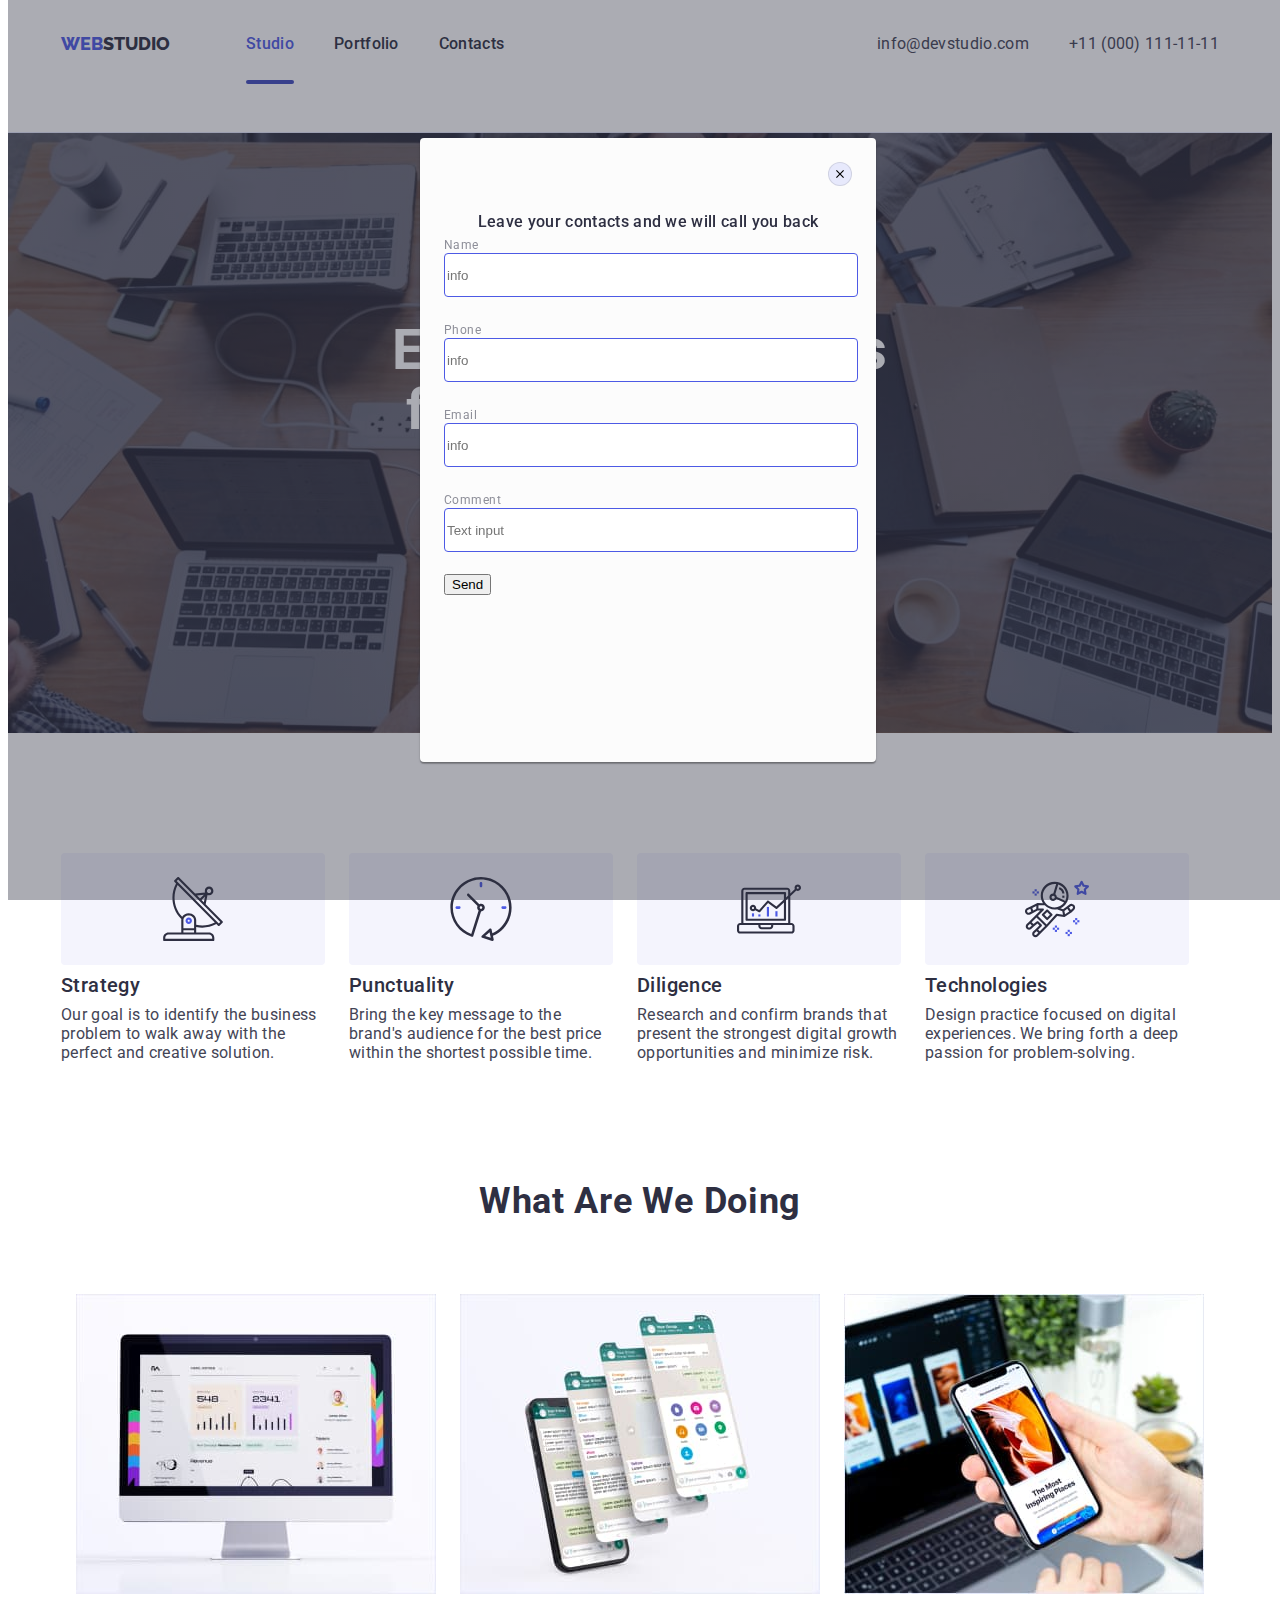
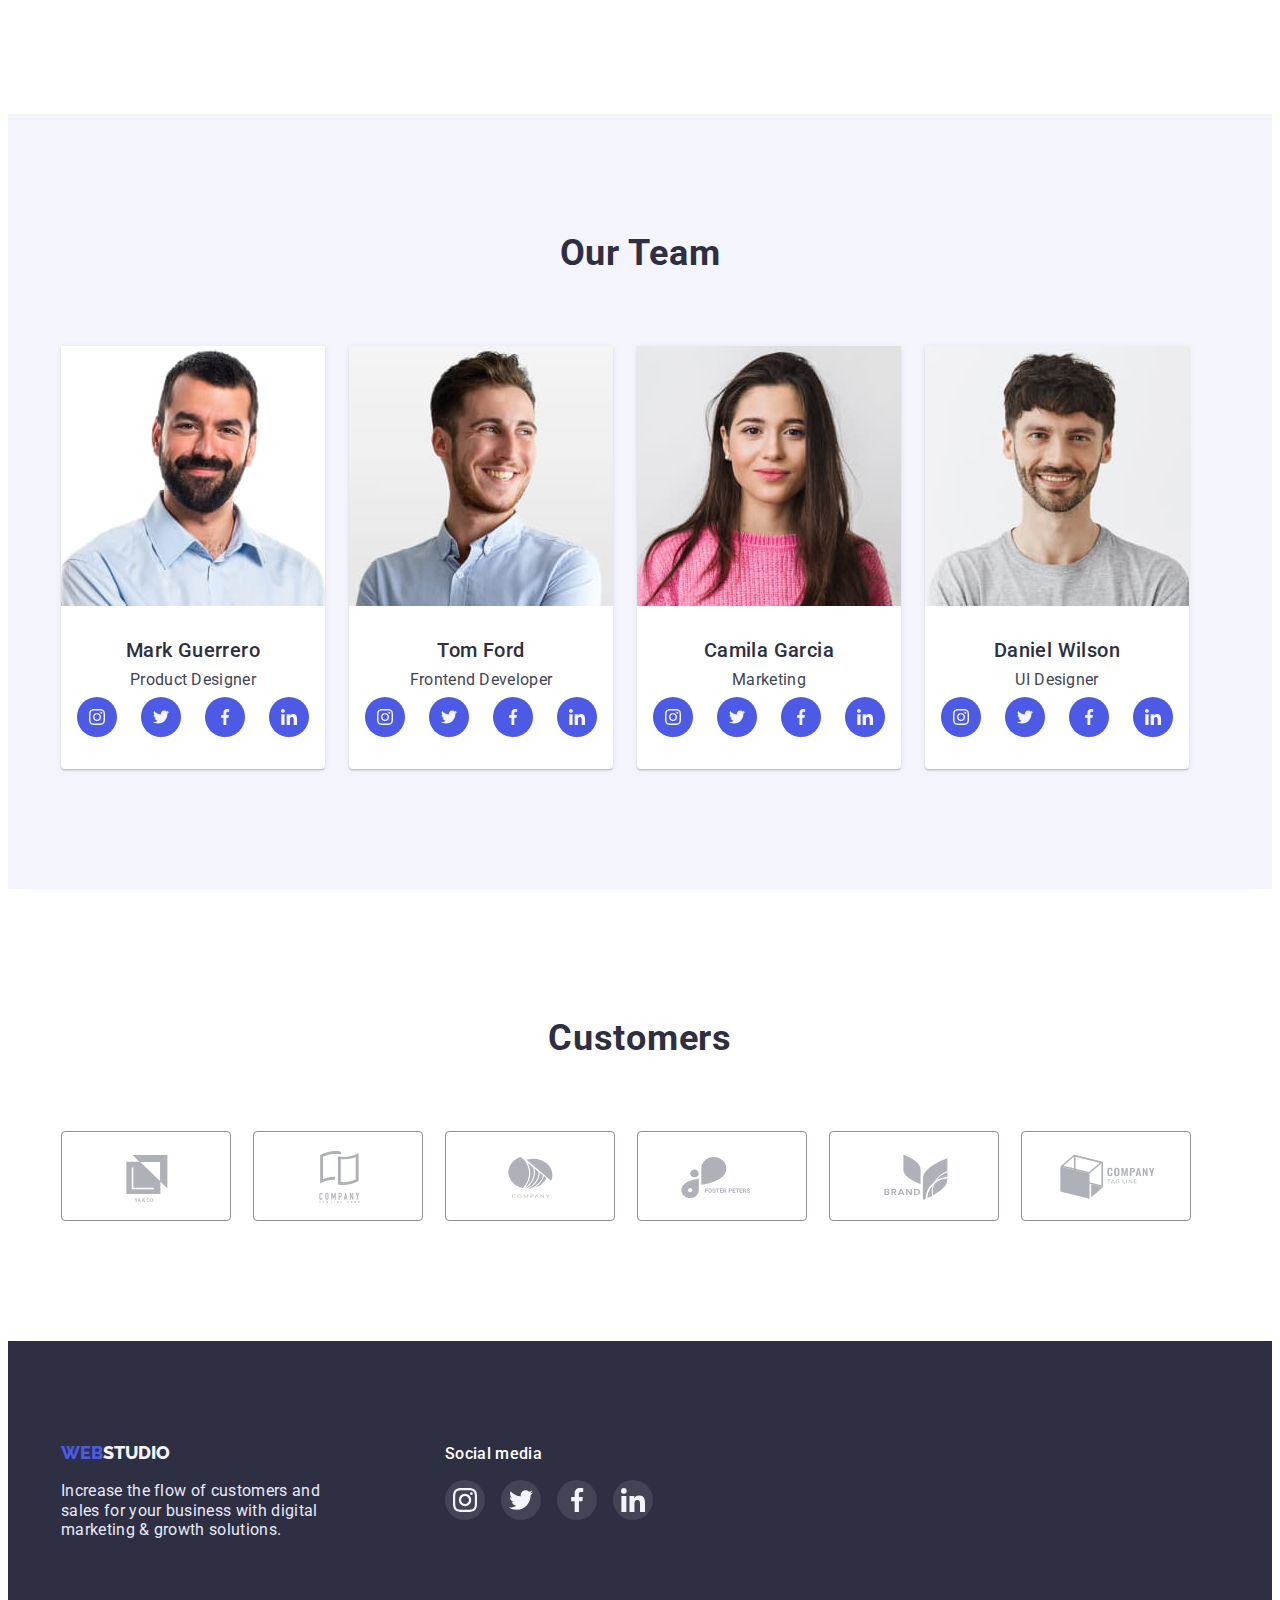
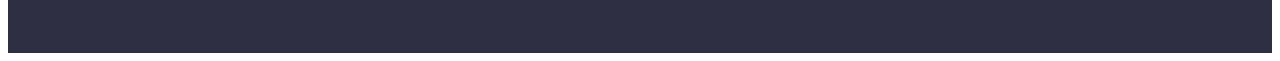
<file: index.html>
<!DOCTYPE html>
<html lang="en">
<head>
   <meta charset="UTF-8">
   <meta http-equiv="X-UA-Compatible" content="IE=edge">
   <meta name="viewport" content="width=device-width, initial-scale=1.0">
   <title>Webstudio</title>
   <link rel="preconnect" href="https://fonts.googleapis.com"><link rel="preconnect" href="https://fonts.gstatic.com" crossorigin><link href="https://fonts.googleapis.com/css2?family=Raleway:wght@800&family=Roboto:wght@400;500;700;900&display=swap" rel="stylesheet">
   <link rel="stylesheet" href="https://cdnjs.cloudflare.com/ajax/libs/modern-normalize/1.1.0/modern-normalize.min.css" integrity="sha512-wpPYUAdjBVSE4KJnH1VR1HeZfpl1ub8YT/NKx4PuQ5NmX2tKuGu6U/JRp5y+Y8XG2tV+wKQpNHVUX03MfMFn9Q==" crossorigin="anonymous" referrerpolicy="no-referrer" />
   <link rel="stylesheet" href="./css/styles.css">
</head>

<body>
   <header class="header section">
      <!-- Naviganion -->
      <div class="container header-container">
         <nav class="navigation">
            <a class="logo link" href="./index.html"><span>Web</span>Studio</a>
            <ul class="nav-list list">
               <li><a class="nav-link link curent" href="./index.html">Studio</a></li>
               <li><a class="nav-link link" href="./portfolio.html">Portfolio</a></li>
               <li><a class="nav-link link" href="#">Contacts</a></li>
            </ul>
         </nav>
   
         <!-- Address -->
         <address>
            <ul class="contact-list list">
               <li  class="contact-item"><a class="contact-link link" href="mailto:info@devstudio.com">info@devstudio.com</a></li>
               <li  class="contact-item"><a class="contact-link link" href="tel:+110001111111">+11 (000) 111-11-11</a></li>
            </ul>
         </address>
      </div>
   </header>


   <main>
      <!-- Hero -->
      <section class="hero section">
         <div class="container">
            <h1 class="hero-title">Effective Solutions for Your Business</h1>
            <button class="hero-btn" data-modal-open type="button">Order Service</button>
         </div>
      </section>

      <!-- Our features -->
      <section class="features section">
         <div class="container">
            <h2 class="section-title visually-hidden">Our features</h2>
            <ul class="about-list list">
               <li class="about-item">
                  <div class="features-icon-item">
                     <svg class="features-icon" height="64">
                        <use href="./images/icons.svg#icon-antenna"></use>
                     </svg>
                  </div>
                  <h3 class="section-subtitle">Strategy</h3>
                  <p class="section-text">Our goal is to identify the business
                  problem to walk away with the perfect and creative solution.</p>
               </li>
               <li class="about-item">
                  <div class="features-icon-item">
                     <svg class="features-icon" height="64">
                        <use href="./images/icons.svg#icon-clock"></use>
                     </svg>
                  </div>
                  <h3 class="section-subtitle">Punctuality</h3>
                  <p class="section-text">Bring the key message to the brand's audience for the best price within the shortest possible time.</p>
               </li>
               <li class="about-item">
                  <div class="features-icon-item">
                     <svg class="features-icon" height="64">
                        <use href="./images/icons.svg#icon-diagram"></use>
                     </svg>
                  </div>
                  <h3 class="section-subtitle">Diligence</h3>
                  <p class="section-text">Research and confirm brands that present the strongest digital growth opportunities and minimize risk.</p>
               </li>
               <li class="about-item">
                  <div class="features-icon-item">
                     <svg class="features-icon" height="64">
                        <use href="./images/icons.svg#icon-astronaut"></use>
                     </svg>
                  </div>
                  <h3 class="section-subtitle">Technologies</h3>
                  <p class="section-text">Design practice focused on digital experiences. We bring forth a deep passion for problem-solving.</p>
               </li>
            </ul>
         </div>
      </section>

      <!-- We do -->
      <section class="wedo section">
         <div class="container">
            <h2 class="section-title">What are we doing</h2>
            <ul class="wedo-list list">
               <li class="wedo-item"><img src="./images/img1.jpg" alt="Desktop" width="360"></li>
               <li class="wedo-item"><img src="./images/img2.jpg" alt="Screens" width="360"></li>
               <li class="wedo-item"><img src="./images/img3.jpg" alt="Phone&Macbook" width="360"></li>
            </ul>
         </div>
      </section>

      <!-- Team -->
      <section class="team-section section">
         <div class="container">
            <h2 class="section-title">Our Team</h2>
            <ul class="team-list list">
               <li class="team-item">
                  <img class="team-img" src="./images/Mark.jpg" alt="Mark's photo" width="264">
                  <div class="team-description">
                     <h3 class="section-subtitle">Mark Guerrero</h3>
                     <p class="section-text">Product Designer</p>
                     <ul class="team-soc-list list">
                        <li class="team-soc-item">
                           <a href="" class="team-soc-link link">
                              <svg class="team-soc-icon" width="16" height="16">
                                 <use href="./images/icons.svg#icon-instagram"></use>
                              </svg>
                           </a>
                        </li>
                        <li class="team-soc-item">
                           <a href="" class="team-soc-link link">
                              <svg class="team-soc-icon" width="16" height="16">
                                 <use href="./images/icons.svg#icon-twitter"></use>
                              </svg>
                           </a>
                        </li>
                        <li class="team-soc-item">
                           <a href="" class="team-soc-link link">
                              <svg class="team-soc-icon" width="16" height="16">
                                 <use href="./images/icons.svg#icon-facebook"></use>
                              </svg>
                           </a>
                        </li>
                        <li class="team-soc-item">
                           <a href="" class="team-soc-link link">
                              <svg class="team-soc-icon" width="16" height="16">
                                 <use href="./images/icons.svg#icon-linkedin"></use>
                              </svg>
                           </a>
                        </li>
                     </ul>
                  </div>
               </li>
               <li class="team-item">
                  <img class="team-img" src="./images/Tom.jpg" alt="Tom's photo" width="264">
                  <div class="team-description">
                     <h3 class="section-subtitle">Tom Ford</h3>
                     <p class="section-text">Frontend Developer</p>
                     <ul class="team-soc-list list">
                        <li class="team-soc-item">
                           <a href="" class="team-soc-link link">
                              <svg class="team-soc-icon" width="16" height="16">
                                 <use href="./images/icons.svg#icon-instagram"></use>
                              </svg>
                           </a>
                        </li>
                        <li class="team-soc-item">
                           <a href="" class="team-soc-link link">
                              <svg class="team-soc-icon" width="16" height="16">
                                 <use href="./images/icons.svg#icon-twitter"></use>
                              </svg>
                           </a>
                        </li>
                        <li class="team-soc-item">
                           <a href="" class="team-soc-link link">
                              <svg class="team-soc-icon" width="16" height="16">
                                 <use href="./images/icons.svg#icon-facebook"></use>
                              </svg>
                           </a>
                        </li>
                        <li class="team-soc-item">
                           <a href="" class="team-soc-link link">
                              <svg class="team-soc-icon" width="16" height="16">
                                 <use href="./images/icons.svg#icon-linkedin"></use>
                              </svg>
                           </a>
                        </li>
                     </ul>
                  </div>
               </li>
               <li class="team-item">
                  <img class="team-img" src="./images/Camila.jpg" alt="Camila's photo" width="264">
                  <div class="team-description">
                     <h3 class="section-subtitle">Camila Garcia</h3>
                     <p class="section-text">Marketing</p>
                     <ul class="team-soc-list list">
                        <li class="team-soc-item">
                           <a href="" class="team-soc-link link">
                              <svg class="team-soc-icon" width="16" height="16">
                                 <use href="./images/icons.svg#icon-instagram"></use>
                              </svg>
                           </a>
                        </li>
                        <li class="team-soc-item">
                           <a href="" class="team-soc-link link">
                              <svg class="team-soc-icon" width="16" height="16">
                                 <use href="./images/icons.svg#icon-twitter"></use>
                              </svg>
                           </a>
                        </li>
                        <li class="team-soc-item">
                           <a href="" class="team-soc-link link">
                              <svg class="team-soc-icon" width="16" height="16">
                                 <use href="./images/icons.svg#icon-facebook"></use>
                              </svg>
                           </a>
                        </li>
                        <li class="team-soc-item">
                           <a href="" class="team-soc-link link">
                              <svg class="team-soc-icon" width="16" height="16">
                                 <use href="./images/icons.svg#icon-linkedin"></use>
                              </svg>
                           </a>
                        </li>
                     </ul>
                  </div>
               </li>
               <li class="team-item">
                  <img class="team-img" src="./images/Daniel.jpg" alt="Daniel's photo" width="264">
                  <div class="team-description">
                     <h3 class="section-subtitle">Daniel Wilson</h3>
                     <p class="section-text">UI Designer</p>
                     <ul class="team-soc-list list">
                        <li class="team-soc-item">
                           <a href="" class="team-soc-link link">
                              <svg class="team-soc-icon" width="16" height="16">
                                 <use href="./images/icons.svg#icon-instagram"></use>
                              </svg>
                           </a>
                        </li>
                        <li class="team-soc-item">
                           <a href="" class="team-soc-link link">
                              <svg class="team-soc-icon" width="16" height="16">
                                 <use href="./images/icons.svg#icon-twitter"></use>
                              </svg>
                           </a>
                        </li>
                        <li class="team-soc-item">
                           <a href="" class="team-soc-link link">
                              <svg class="team-soc-icon" width="16" height="16">
                                 <use href="./images/icons.svg#icon-facebook"></use>
                              </svg>
                           </a>
                        </li>
                        <li class="team-soc-item">
                           <a href="" class="team-soc-link link">
                              <svg class="team-soc-icon" width="16" height="16">
                                 <use href="./images/icons.svg#icon-linkedin"></use>
                              </svg>
                           </a>
                        </li>
                     </ul>
                  </div>
               </li>
            </ul>
         </div>
      </section>

      <!-- Customers -->
      <section  class="customers-section section">
         <div class="container">
            <h2 class="section-title">Customers</h2>
            <ul class="customers-list list">
               <li class="customers-item">
                  <a href="" class="customers-link link">
                     <svg class="customers-icon" width="104" height="56">
                        <use href="./images/icons.svg#icon-customer-1"></use>
                     </svg>
                  </a>
               </li>
               <li class="customers-item">
                  <a href="" class="customers-link link">
                     <svg class="customers-icon" width="104" height="56">
                        <use href="./images/icons.svg#icon-customer-2"></use>
                     </svg>
                  </a>
               </li>
               <li class="customers-item">
                  <a href="" class="customers-link link">
                     <svg class="customers-icon" width="104" height="56">
                        <use href="./images/icons.svg#icon-customer-3"></use>
                     </svg>
                  </a>
               </li>
               <li class="customers-item">
                  <a href="" class="customers-link link">
                     <svg class="customers-icon" width="104" height="56">
                        <use href="./images/icons.svg#icon-customer-4"></use>
                     </svg>
                  </a>
               </li>
               <li class="customers-item">
                  <a href="" class="customers-link link">
                     <svg class="customers-icon" width="104" height="56">
                        <use href="./images/icons.svg#icon-customer-5"></use>
                     </svg>
                  </a>
               </li>
               <li class="customers-item">
                  <a href="" class="customers-link link">
                     <svg class="customers-icon" width="104" height="56">
                        <use href="./images/icons.svg#icon-customer-6"></use>
                     </svg>
                  </a>
               </li>
            </ul>
         </div>
      </section>
   </main>

   <!-- Footer -->
   <footer class="footer">
      <div class="container footer-content">
         <div class="footer-logo-content">
            <a class="footer-logo link" href="./index.html"><span>Web</span>Studio</a>
            <p class="footer-text">Increase the flow of customers and sales for your business with digital marketing & growth solutions.</p>
         </div>
         <div class="footer-soc-content">
            <p class="footer-soc-title">Social media</p>
            <ul class="footer-soc-list list">
               <li class="footer-soc-item">
                  <a href="" class="footer-soc-link link">
                     <svg class="footer-soc-icon" width="24" height="24">
                        <use href="./images/icons.svg#icon-instagram"></use>
                     </svg>
                  </a>
               </li>
               <li class="footer-soc-item">
                  <a href="" class="footer-soc-link link">
                     <svg class="footer-soc-icon" width="24" height="24">
                        <use href="./images/icons.svg#icon-twitter"></use>
                     </svg>
                  </a>
               </li>
               <li class="footer-soc-item">
                  <a href="" class="footer-soc-link link">
                     <svg class="footer-soc-icon" width="24" height="24">
                        <use href="./images/icons.svg#icon-facebook"></use>
                     </svg>
                  </a>
               </li>
               <li class="footer-soc-item">
                  <a href="" class="footer-soc-link link">
                     <svg class="footer-soc-icon" width="24" height="24">
                        <use href="./images/icons.svg#icon-linkedin"></use>
                     </svg>
                  </a>
               </li>
            </ul>
         </div>
      </div>
   </footer>
   <div class="backdrop" data-modal>
      <div class="modal">
         <button type="button" data-modal-close class="modal-close">
            <svg class="modal-icon" width="8" height="8">
               <use href="./images/icons.svg#icon-cross"></use>
            </svg>
         </button>
         <p class="modal-title">Leave your contacts and we will call you back</p>
         <form class="modal-form">
            <label class="modal-input-text">
               <span>Name</span>
               <input type="text" class="modal-input" name="Name" placeholder="info">
            </label>
            <label class="modal-input-text">
               <span>Phone</span>
               <input type="tel" class="modal-input" name="Phone" placeholder="info"></label>
            <label class="modal-input-text">
               <span>Email</span>
               <input type="email" class="modal-input" name="Email" placeholder="info"></label>
            <label class="modal-input-text">
               <span>Comment</span>
               <input type="text" class="modal-input" name="Comment" placeholder="Text input"></label>
            <button type="submit">Send</button>
         </form>
      </div>
   </div>
   <script src="./js/modal.js"></script>
</body>
</html>
</file>
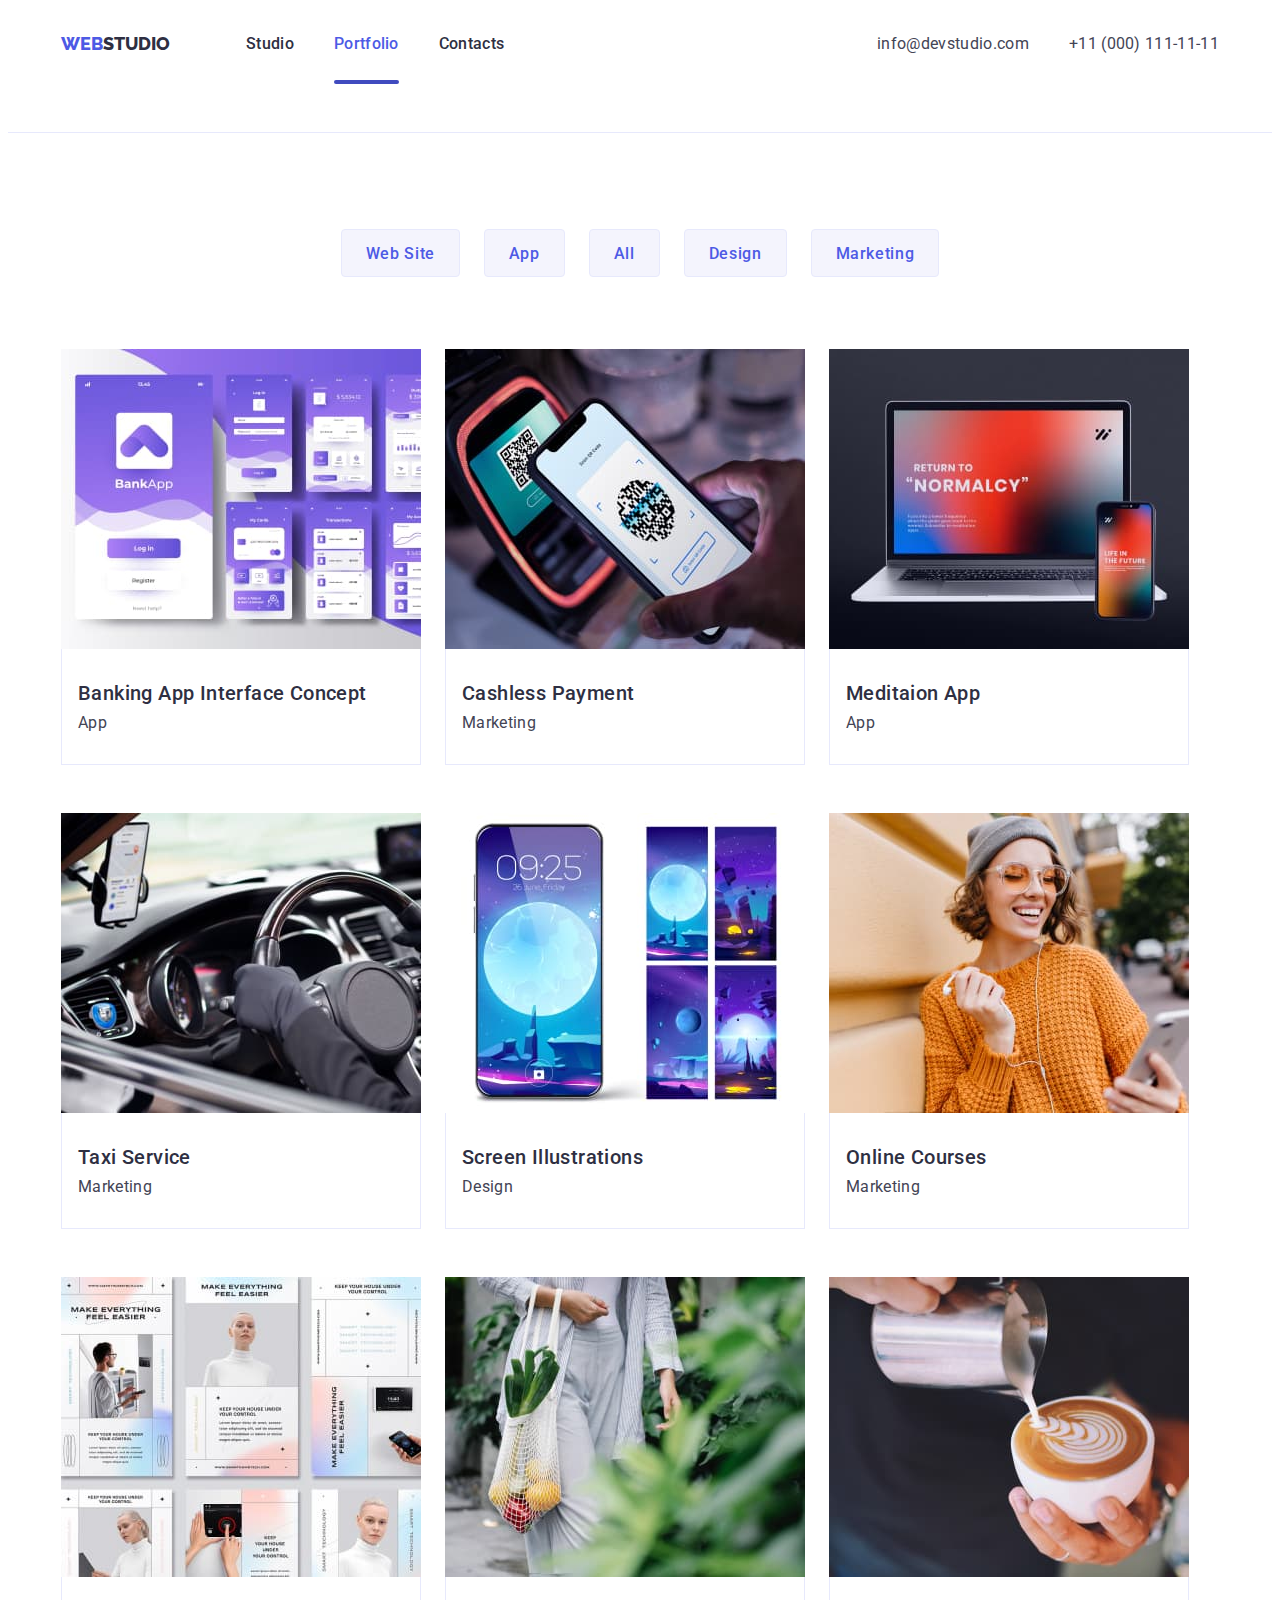
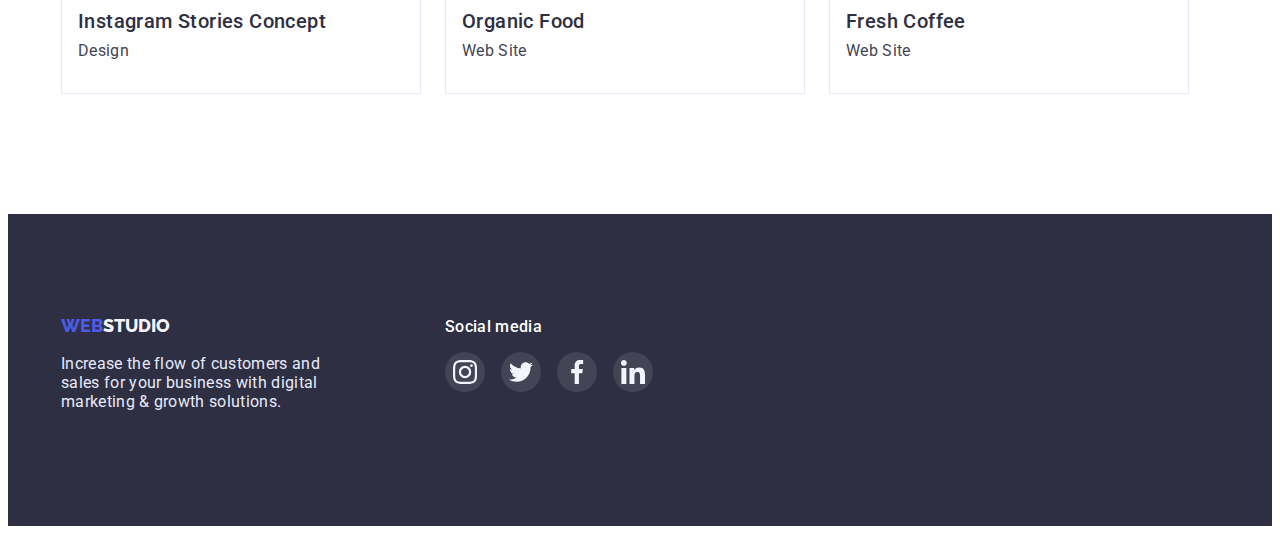
<file: portfolio.html>
<!DOCTYPE html>
<html lang="en">
<head>
   <meta charset="UTF-8">
   <meta http-equiv="X-UA-Compatible" content="IE=edge">
   <meta name="viewport" content="width=device-width, initial-scale=1.0">
   <title>Webstudio</title>
   <link rel="preconnect" href="https://fonts.googleapis.com"><link rel="preconnect" href="https://fonts.gstatic.com" crossorigin><link href="https://fonts.googleapis.com/css2?family=Raleway:wght@800&family=Roboto:wght@400;500;700;900&display=swap" rel="stylesheet">
   <link rel="stylesheet" href="https://cdnjs.cloudflare.com/ajax/libs/modern-normalize/1.1.0/modern-normalize.min.css" integrity="sha512-wpPYUAdjBVSE4KJnH1VR1HeZfpl1ub8YT/NKx4PuQ5NmX2tKuGu6U/JRp5y+Y8XG2tV+wKQpNHVUX03MfMFn9Q==" crossorigin="anonymous" referrerpolicy="no-referrer" />
   <link rel="stylesheet" href="./css/styles.css">
</head>

<body>
   <header class="header section">
      <!-- Naviganion -->
      <div class="container header-container">
         <nav class="navigation">
            <a class="logo link" href="./index.html"><span>Web</span>Studio</a>
            <ul class="nav-list list">
               <li><a class="nav-link link" href="./index.html">Studio</a></li>
               <li><a class="nav-link link curent" href="./portfolio.html">Portfolio</a></li>
               <li><a class="nav-link link" href="#">Contacts</a></li>
            </ul>
         </nav>
   
         <!-- Address -->
         <address>
            <ul class="contact-list list">
               <li  class="contact-item"><a class="contact-link link" href="mailto:info@devstudio.com">info@devstudio.com</a></li>
               <li  class="contact-item"><a class="contact-link link" href="tel:+110001111111">+11 (000) 111-11-11</a></li>
            </ul>
         </address>
      </div>
   </header>

   <main>
      <section class="portfolio section">
         <div class="container">
            <h1 class="section-title visually-hidden">Portfolio</h1>
            <ul class="filters list">
               <li><button class="filters-btn" type="button">Web Site</button></li>
               <li><button class="filters-btn" type="button">App</button></li>
               <li><button class="filters-btn" type="button">All</button></li>
               <li><button class="filters-btn" type="button">Design</button></li>
               <li><button class="filters-btn" type="button">Marketing</button></li>
            </ul>
            <ul class="project-cards list">
               <li class="project-card">
                  <a href="" class="project-card-link link">
                     <div class="card-top-wrap">
                        <img src="./images/banking.jpg" alt="Banking App Interface Concept" width="360">
                        <p class="card-top-text">14 Stylish and User-Friendly App Design Concepts · Task Manager App · Calorie Tracker App · Exotic Fruit Ecommerce App · Cloud Storage App</p>
                     </div>
                     <div class="card-description">
                        <h3 class="section-subtitle">Banking App Interface Concept</h3>
                        <p class="section-text">App</p>
                     </div>
                  </a>
               </li>
               <li class="project-card">
                  <a href="" class="project-card-link link">
                     <div class="card-top-wrap">
                        <img src="./images/payment.jpg" alt="Cashless Payment" width="360">
                        <p class="card-top-text">14 Stylish and User-Friendly App Design Concepts · Task Manager App · Calorie Tracker App · Exotic Fruit Ecommerce App · Cloud Storage App</p>
                     </div>
                     <div class="card-description">
                        <h3 class="section-subtitle">Cashless Payment</h3>
                        <p class="section-text">Marketing</p>
                     </div>
                  </a>
               </li>
               <li class="project-card">
                  <a href="" class="project-card-link link">
                     <div class="card-top-wrap">
                        <img src="./images/meditaionapp.jpg" alt="Meditaion App" width="360">
                        <p class="card-top-text">14 Stylish and User-Friendly App Design Concepts · Task Manager App · Calorie Tracker App · Exotic Fruit Ecommerce App · Cloud Storage App</p>
                     </div>
                     <div class="card-description">
                        <h3 class="section-subtitle">Meditaion App</h3>
                        <p class="section-text">App</p>
                     </div>
                  </a>
               </li>
               <li class="project-card">
                  <a href="" class="project-card-link link">
                     <div class="card-top-wrap">
                        <img src="./images/taxiservice.jpg" alt="Taxi Service" width="360">
                        <p class="card-top-text">14 Stylish and User-Friendly App Design Concepts · Task Manager App · Calorie Tracker App · Exotic Fruit Ecommerce App · Cloud Storage App</p>
                     </div>
                     <div class="card-description">
                        <h3 class="section-subtitle">Taxi Service</h3>
                        <p class="section-text">Marketing</p>
                     </div>
                  </a>
               </li>
               <li class="project-card">
                  <a href="" class="project-card-link link">
                     <div class="card-top-wrap">
                        <img src="./images/screenillustrations.jpg" alt="Screen Illustrations" width="360">
                        <p class="card-top-text">14 Stylish and User-Friendly App Design Concepts · Task Manager App · Calorie Tracker App · Exotic Fruit Ecommerce App · Cloud Storage App</p>
                     </div>
                     <div class="card-description">
                        <h3 class="section-subtitle">Screen Illustrations</h3>
                        <p class="section-text">Design</p>
                     </div>
                  </a>
               </li>
               <li class="project-card">
                  <a href="" class="project-card-link link">
                     <div class="card-top-wrap">
                        <img src="./images/onlinecourses.jpg" alt="Online Courses" width="360">
                        <p class="card-top-text">14 Stylish and User-Friendly App Design Concepts · Task Manager App · Calorie Tracker App · Exotic Fruit Ecommerce App · Cloud Storage App</p>
                     </div>
                     <div class="card-description">
                        <h3 class="section-subtitle">Online Courses</h3>
                        <p class="section-text">Marketing</p>
                     </div>
                  </a>
               </li>
               <li class="project-card">
                  <a href="" class="project-card-link link">
                     <div class="card-top-wrap">
                        <img src="./images/instagramstories.jpg" alt="Instagram Stories Concept" width="360">
                        <p class="card-top-text">14 Stylish and User-Friendly App Design Concepts · Task Manager App · Calorie Tracker App · Exotic Fruit Ecommerce App · Cloud Storage App</p>
                     </div>
                     <div class="card-description">
                        <h3 class="section-subtitle">Instagram Stories Concept</h3>
                        <p class="section-text">Design</p>
                     </div>
                  </a>
               </li>
               <li class="project-card">
                  <a href="" class="project-card-link link">
                     <div class="card-top-wrap">
                        <img src="./images/organicfood.jpg" alt="Organic Food" width="360">
                        <p class="card-top-text">14 Stylish and User-Friendly App Design Concepts · Task Manager App · Calorie Tracker App · Exotic Fruit Ecommerce App · Cloud Storage App</p>
                     </div>
                     <div class="card-description">
                        <h3 class="section-subtitle">Organic Food</h3>
                        <p class="section-text">Web Site</p>
                     </div>
                  </a>
               </li>
               <li class="project-card">
                  <a href="" class="project-card-link link">
                     <div class="card-top-wrap">
                        <img src="./images/freshcofee.jpg" alt="Fresh Coffee" width="360">
                        <p class="card-top-text">14 Stylish and User-Friendly App Design Concepts · Task Manager App · Calorie Tracker App · Exotic Fruit Ecommerce App · Cloud Storage App</p>
                     </div>
                     <div class="card-description">
                        <h3 class="section-subtitle">Fresh Coffee</h3>
                        <p class="section-text">Web Site</p>
                     </div>
                  </a>
               </li>
            </ul>
         </div>
      </section>
   </main>
   
   <!-- Footer -->
   <footer class="footer">
      <div class="container footer-content">
         <div class="footer-logo-content">
            <a class="footer-logo link" href="./index.html"><span>Web</span>Studio</a>
            <p class="footer-text">Increase the flow of customers and sales for your business with digital marketing & growth solutions.</p>
         </div>
         <div class="footer-soc-content">
            <p class="footer-soc-title">Social media</p>
            <ul class="footer-soc-list list">
               <li class="footer-soc-item">
                  <a href="" class="footer-soc-link link">
                     <svg class="footer-soc-icon" width="24" height="24">
                        <use href="./images/icons.svg#icon-instagram"></use>
                     </svg>
                  </a>
               </li>
               <li class="footer-soc-item">
                  <a href="" class="footer-soc-link link">
                     <svg class="footer-soc-icon" width="24" height="24">
                        <use href="./images/icons.svg#icon-twitter"></use>
                     </svg>
                  </a>
               </li>
               <li class="footer-soc-item">
                  <a href="" class="footer-soc-link link">
                     <svg class="footer-soc-icon" width="24" height="24">
                        <use href="./images/icons.svg#icon-facebook"></use>
                     </svg>
                  </a>
               </li>
               <li class="footer-soc-item">
                  <a href="" class="footer-soc-link link">
                     <svg class="footer-soc-icon" width="24" height="24">
                        <use href="./images/icons.svg#icon-linkedin"></use>
                     </svg>
                  </a>
               </li>
            </ul>
         </div>
      </div>
   </footer>
</body>
</html>
</file>
<file: css/styles.css>
body {
   font-family: 'Roboto', sans-serif;
   font-size: 16px;
   color: var(--main-color);
   background-color: var(--lite-color);
}

.section {
   padding-top: 120px;
   padding-bottom: 120px;
}

h1, h2, h3, h4, h5, h6, ul, p {
   margin: 0;
   padding: 0;
}

img {
   display: block;
}

.list {
   list-style: none;
}

.link {
   text-decoration: none;
}

.btn {
   transition: color 250ms cubic-bezier(0.4, 0, 0.2, 1), border 250ms cubic-bezier(0.4, 0, 0.2, 1), background-color 250ms cubic-bezier(0.4, 0, 0.2, 1), box-shadow 250ms cubic-bezier(0.4, 0, 0.2, 1);
}

.container {
   max-width: 1158px;
   padding: 0 15px;
   margin: 0 auto;
}

:root {
   --accent-color: #4D5AE5;
   --main-color: #2E2F42;
   --minor-color: #434455;
   --lite-color: #FFFFFF;
   --gra: linear-gradient(rgba(46, 47, 66, 0.7), rgba(46, 47, 66, 0.7));
   --text-lh: 1.2;
   --link-btn-lh: 1.5;
}


/* Header */
.header {
   padding-top: 24px;
   padding-bottom: 24px;
   height: 76px;
   border-bottom: 1px solid #E7E9FC;
}

.header-container {
   display: flex;
   align-items: center;
}

.navigation {
   display: flex;
   margin-right: auto;
}

.logo {
   font-family: 'Raleway', sans-serif;
   font-weight: 800;
   font-size: 18px;
   line-height: 1.33;
   text-transform: uppercase;
   margin-right: 76px;
   color: var(--main-color);
}

.logo span {
   font-family: 'Raleway', sans-serif;
   font-weight: 800;
   font-size: 18px;
   line-height: 1.33;
   text-transform: uppercase;
   color: var(--accent-color);
}

.nav-list {
   display: flex;
   gap: 40px;
}

.nav-link {
   font-weight: 500;
   line-height: var(--link-btn-lh);
   letter-spacing: 0.02em;
   color: var(--main-color);
   transition: color 250ms cubic-bezier(0.4, 0, 0.2, 1);
}

.curent {
   color: var(--accent-color);
   position: relative;
}

.curent::after {
   content: "";
   position: absolute;
   width: 100%;
   height: 4px;
   left: 0px;
   top: 46px;
   background-color: #404BBF;
   border-radius: 2px;
}

.contact-list {
   display: flex;
   gap: 40px;
}

.contact-link {
   font-style: normal;
   line-height: var(--link-btn-lh);
   letter-spacing: 0.02em;
   color: var(--minor-color);
   transition: color 250ms cubic-bezier(0.4, 0, 0.2, 1);
}

.nav-link:hover, .contact-link:hover, .nav-link:focus, .contact-link:focus {
   color: #404BBF;
}


/* Hero */
.hero {
   padding-top: 188px;
   padding-bottom: 188px;
   background-image: var(--gra), url(../images/hero-bg.jpg);
   margin: auto;
   max-width: 1440px;
   background-position: center;
   background-repeat: no-repeat;
   background-size: cover;
   text-align: center; 
}

.hero-title {
   font-size: 56px;
   line-height: 1.07;
   letter-spacing: 0.02em;
   text-align: center;
   color: var(--lite-color);
   max-width: 500px;
   margin: 0 auto;
}

.hero-btn {
   font-family: inherit;
   font-weight: 500;
   font-size: 16px;
   line-height: var(--link-btn-lh);
   color: var(--lite-color);
   cursor: pointer;
   width: 169px;
   height: 56px;
   background: var(--accent-color);
   box-shadow: 0px 4px 4px rgba(0, 0, 0, 0.15);
   border-color: transparent;
   border-radius: 4px;
   margin-top: 48px;
   transition: background-color 250ms cubic-bezier(0.4, 0, 0.2, 1);
}

.hero-btn:is(:hover, :focus) {
   background-color: #404BBF;
}

.section-title {
   font-size: 36px;
   line-height: 1.11;
   letter-spacing: 0.02em;
   text-transform: capitalize;
   text-align: center;
   margin-bottom: 72px;
   color: var(--main-color);
}

.section-subtitle {
   font-weight: 500;
   font-size: 20px;
   line-height: 1.2;
   letter-spacing: 0.02em;
   margin-bottom: 8px;
   color: var(--main-color);
}

.section-text {
   line-height: var(--text-lh);
   letter-spacing: 0.02em;
   color: var(--minor-color);
}


/* Features */
.features {
   padding-bottom: 0;
}
.visually-hidden {
   position: absolute;
   white-space: nowrap;
   width: 1px;
   height: 1px;
   overflow: hidden;
   border: 0;
   padding: 0;
   clip: rect(0 0 0 0);
   clip-path: inset(50%);
   margin: -1px;
}

.features-icon-item {
   width: 264px;
   height: 112px;
   display: flex;
   align-items: center;
   justify-content: center;
   background: #F4F4FD;
   border-radius: 4px;
   margin-bottom: 8px;
}

.features-icon {
   display: flex;
   align-items: center;
   justify-content: center;
}


.about-list {
   display: flex;
   gap: 24px;
}

.about-item {
   width: 264px;
}


/* We do */
.wedo-list {
   display: flex;
   gap: 24px;
   justify-content: center;
}


/* Team */
.team-section {
   background: #F4F4FD;
}

.team-list {
   display: flex;
   gap: 24px;
}

.team-item {
   background: var(--lite-color);
   box-shadow: 0px 1px 6px rgba(46, 47, 66, 0.08), 0px 1px 1px rgba(46, 47, 66, 0.16), 0px 2px 1px rgba(46, 47, 66, 0.08);
   border-radius: 0px 0px 4px 4px;
}

.team-description {
   text-align: center;
   padding-top: 32px;
   padding-bottom: 32px;
}

.team-soc-list {
   display: flex;
   justify-content: center;
   gap: 24px;
   margin-top: 8px;
}

.team-soc-item {
   width: 40px;
   height: 40px;
}

.team-soc-link {
   width: 100%;
   height: 100%;
   display: flex;
   align-items: center;
   justify-content: center;
   background-color: var(--accent-color);
   border-radius: 50%;
   transition: background-color 250ms cubic-bezier(0.4, 0, 0.2, 1); 
}

.team-soc-link:is(:hover, :focus) {
   background-color: #404BBF;
}

/* Customers */
.customers-section {
   padding-top: 130px;
   padding-bottom: 120px;
}

.customers-list {
   display: flex;
   gap: 24px;
}
.customers-item {
   width: 168px;
}
.customers-link {
   width: 100%;
   height: 88px;
   display: flex;
   align-items: center;
   justify-content: center;
   border: 1px solid #8E8F99;
   border-radius: 4px;
   transition: border-color 250ms cubic-bezier(0.4, 0, 0.2, 1);
}
.customers-link:is(:hover, :focus) {
   border-color: var(--accent-color);
}

.customers-icon {
   fill: #AFB1B8;
   transition: fill 250ms cubic-bezier(0.4, 0, 0.2, 1);
}
.customers-link:is(:hover, :focus) .customers-icon{
   fill: #404BBF;
}


/* Portfolio */
.portfolio {
   padding-top: 96px;
}

.filters {
   display: flex;
   align-items: center;
   justify-content: center;
   gap: 24px;
}

.filters-btn {
   font-family: inherit;
   font-weight: 500;
   font-size: 16px;
   line-height: var(--link-btn-lh);
   letter-spacing: 0.04em;
   color: var(--accent-color);
   background: #F4F4FD;
   padding: 12px 24px;
   max-height: 48px;
   border: 1px solid #E7E9FC;
   border-radius: 4px;
   cursor: pointer;
   transition: color 250ms cubic-bezier(0.4, 0, 0.2, 1), background-color 250ms cubic-bezier(0.4, 0, 0.2, 1), box-shadow 250ms cubic-bezier(0.4, 0, 0.2, 1);
}

.filters-btn:is(:hover, :focus) {
   color: var(--lite-color);
   border: 1px solid #404BBF;
   box-shadow: 0px 3px 1px rgba(0, 0, 0, 0.1), 0px 2px 1px rgba(0, 0, 0, 0.08), 0px 2px 2px rgba(0, 0, 0, 0.12);
   background-color: #404BBF;
}

.project-cards {
   margin-top: 72px;
   display: flex;
   flex-wrap: wrap;
   row-gap: 48px;
   column-gap: 24px;
}

.project-card {
   box-sizing: border-box;
   width: 360px;
}

.project-card:is(:hover, :focus) .card-top-text {
   transform: translateY(0%);
}

.project-card-link {
   display: inline-block;
   transition: box-shadow 250ms cubic-bezier(0.4, 0, 0.2, 1);
}

.project-card-link:is(:hover, :focus) {
   box-shadow: 0px 1px 6px rgba(46, 47, 66, 0.08), 0px 1px 1px rgba(46, 47, 66, 0.16), 0px 2px 1px rgba(46, 47, 66, 0.08);
   cursor: pointer;
}

.card-top-wrap {
   position: relative;
   overflow-x: hidden;
}

.card-top-text {
   position: absolute;
   height: 100%;
   top: 0;
   padding: 40px 32px;
   font-family: 'Roboto';
   font-size: 16px;
   line-height: 24px;
   letter-spacing: 0.02em;
   color: #F4F4FD;
   background-color: var(--accent-color);
   transform: translateY(100%);
   transition: transform 250ms cubic-bezier(0.4, 0, 0.2, 1);
   overflow: auto;
}

.card-description {
   padding-top: 32px;
   padding-bottom: 32px;
   padding-left: 16px;
   border: 1px solid #E7E9FC;
   border-top: none;
}


/* Footer */
.footer {
   padding-top: 100px;
   padding-bottom: 100px;
   background-color: var(--main-color);
}

.footer-content {
   display: flex;
   align-items: baseline;
}

.footer-logo-content {
   margin-right: 120px;
}

.footer-logo {
   font-family: 'Raleway';
   font-weight: 800;
   font-size: 18px;
   line-height: 1.33;
   text-transform: uppercase;
   color: #F4F4FD;
}

.footer-logo span {
   font-family: 'Raleway';
   font-weight: 800;
   font-size: 18px;
   line-height: 1.33;
   text-transform: uppercase;
   color: var(--accent-color);
}

.footer-text {
   line-height: var(--text-lh);
   letter-spacing: 0.02em;
   color: #E7E9FC;
   margin-top: 16px;
   width: 264px;
   height: 72px;
}

.footer-soc-title {
   font-weight: 500;
   line-height: var(--text-lh);
   letter-spacing: 0.02em;
   color:  #FFFFFF;
}

.footer-soc-list {
   display: flex;
   justify-content: center;
   gap: 16px;
   margin-top: 16px;
}

.footer-soc-item {
   width: 40px;
   height: 40px;
}

.footer-soc-link {
   width: 100%;
   height: 100%;
   display: flex;
   align-items: center;
   justify-content: center;
   background-color: rgba(255, 255, 255, 0.1);
   border-radius: 50%;
   transition: background-color 250ms cubic-bezier(0.4, 0, 0.2, 1);
}

.footer-soc-link:is(:hover, :focus) {
   background-color: #31D0AA;
}

/* Modal */
.backdrop {
   position: fixed;
   top: 0;
   width: 100%;
   height: 100%;
   background-color: rgba(46, 47, 66, 0.4);
   transition: opacity 250ms cubic-bezier(0.4, 0, 0.2, 1), visibility 250ms cubic-bezier(0.4, 0, 0.2, 1);
}

.is-hidden {
   opacity: 0;
   visibility: hidden;
   pointer-events: none;
}

.modal {
   position: absolute;
   top: 50%;
   left: 50%;
   transform: translate(-50%, -50%) scaleY(1);
   width: 408px;
   min-height: 576px;
   background: #FCFCFC;
   box-shadow: 0px 1px 1px rgba(0, 0, 0, 0.14), 0px 1px 3px rgba(0, 0, 0, 0.12), 0px 2px 1px rgba(0, 0, 0, 0.2);
   border-radius: 4px;
   padding: 24px;
   transition: transform 250ms cubic-bezier(0.4, 0, 0.2, 1);
}

.backdrop.is-hidden .modal {
   transform: translate(-50%, 50%) scaleY(0);
}

.modal-close {
   width: 24px;
   height: 24px;
   border-radius: 50%;
   background-color: #E7E9FC;
   border: 1px solid rgba(0, 0, 0, 0.1);
   display: block;
   margin-left: auto;
   cursor: pointer;
   display: flex;
   align-items: center;
   justify-content: center;
   margin-bottom: 24px;
}

.modal-icon {
   fill: #000000;
}

.modal-title {
   font-family: 'Roboto';
   font-style: normal;
   font-weight: 500;
   font-size: 16px;
   line-height: 24px;
   text-align: center;
   letter-spacing: 0.02em;
   color: #2E2F42;
}

.modal-input {
   width: 100%;
   height: 40px;
   border: 1px solid #4D5AE5;
   border-radius: 4px;
   margin-bottom: 22px;
}

.modal-input-text span {
   font-family: 'Roboto';
   font-size: 12px;
   line-height: 16px;
   letter-spacing: 0.04em;
   color: #8E8F99;
   margin-bottom: 4px;
}
</file>
